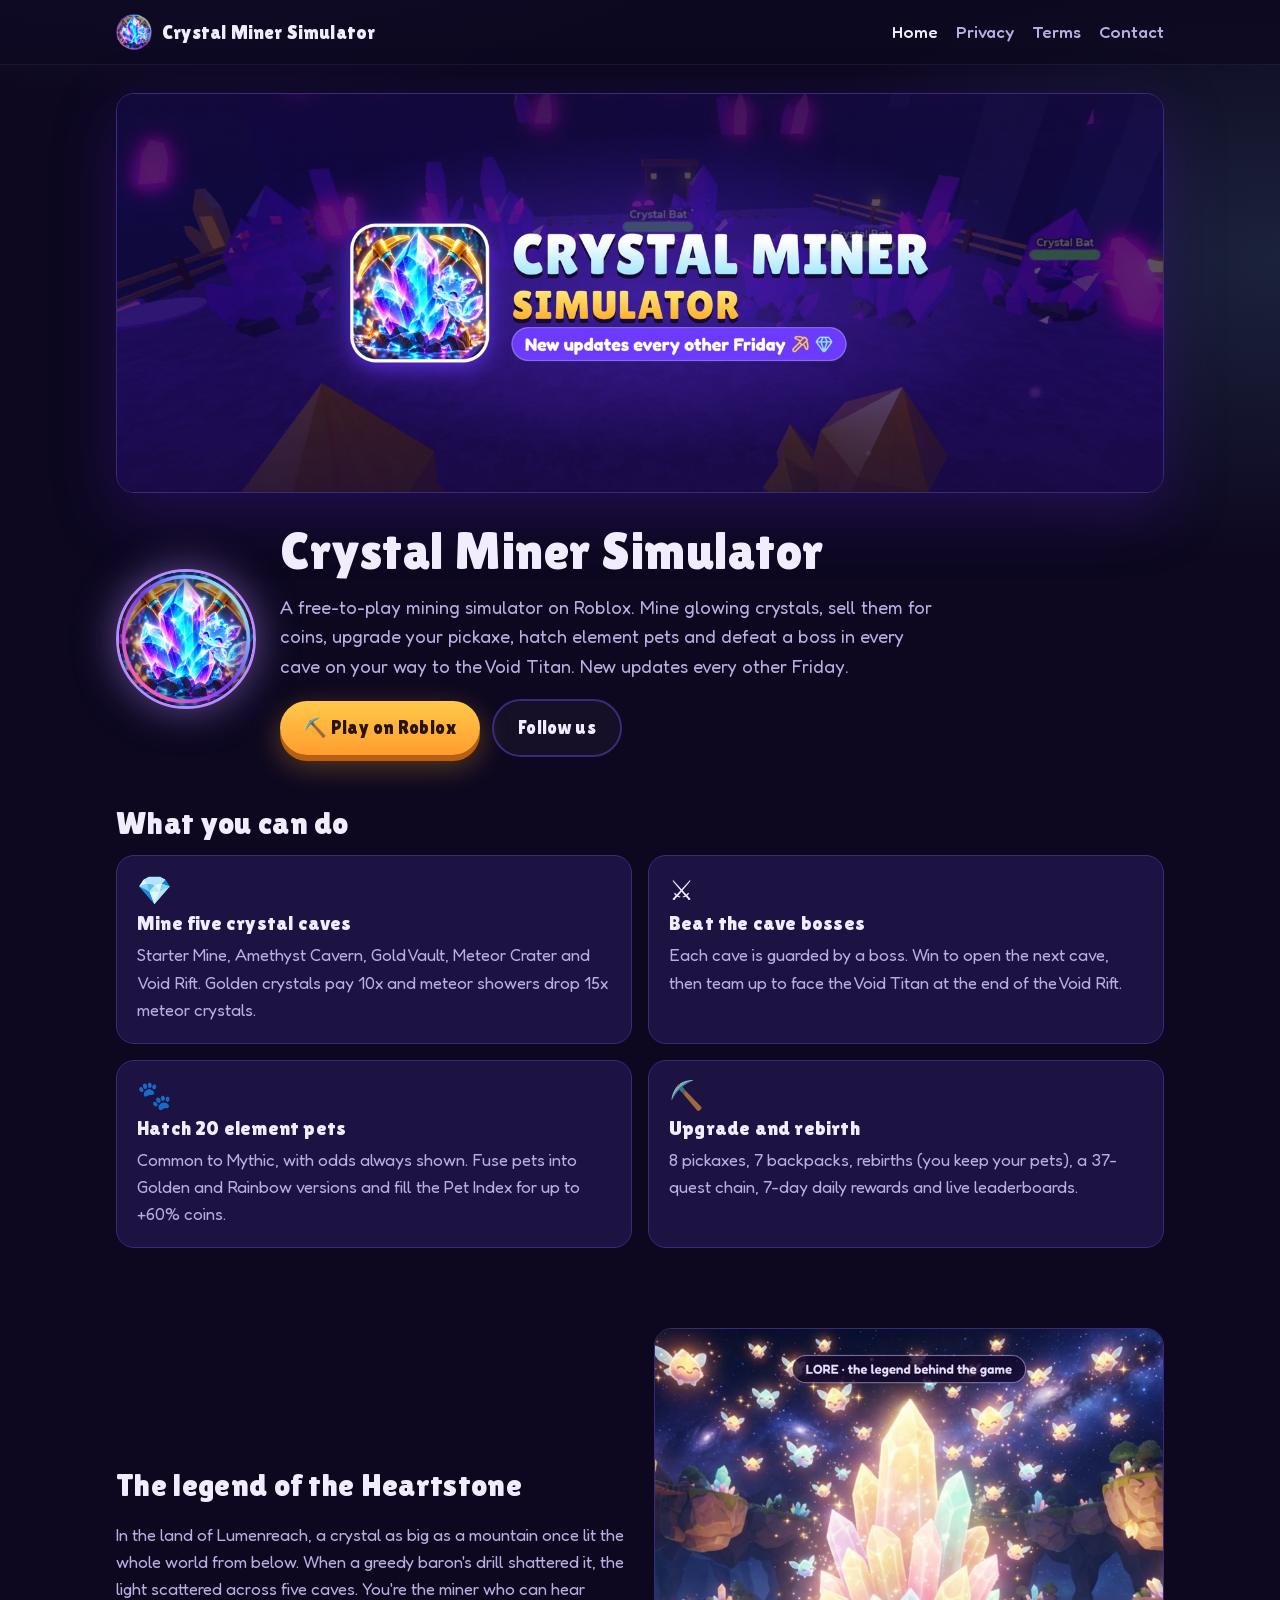
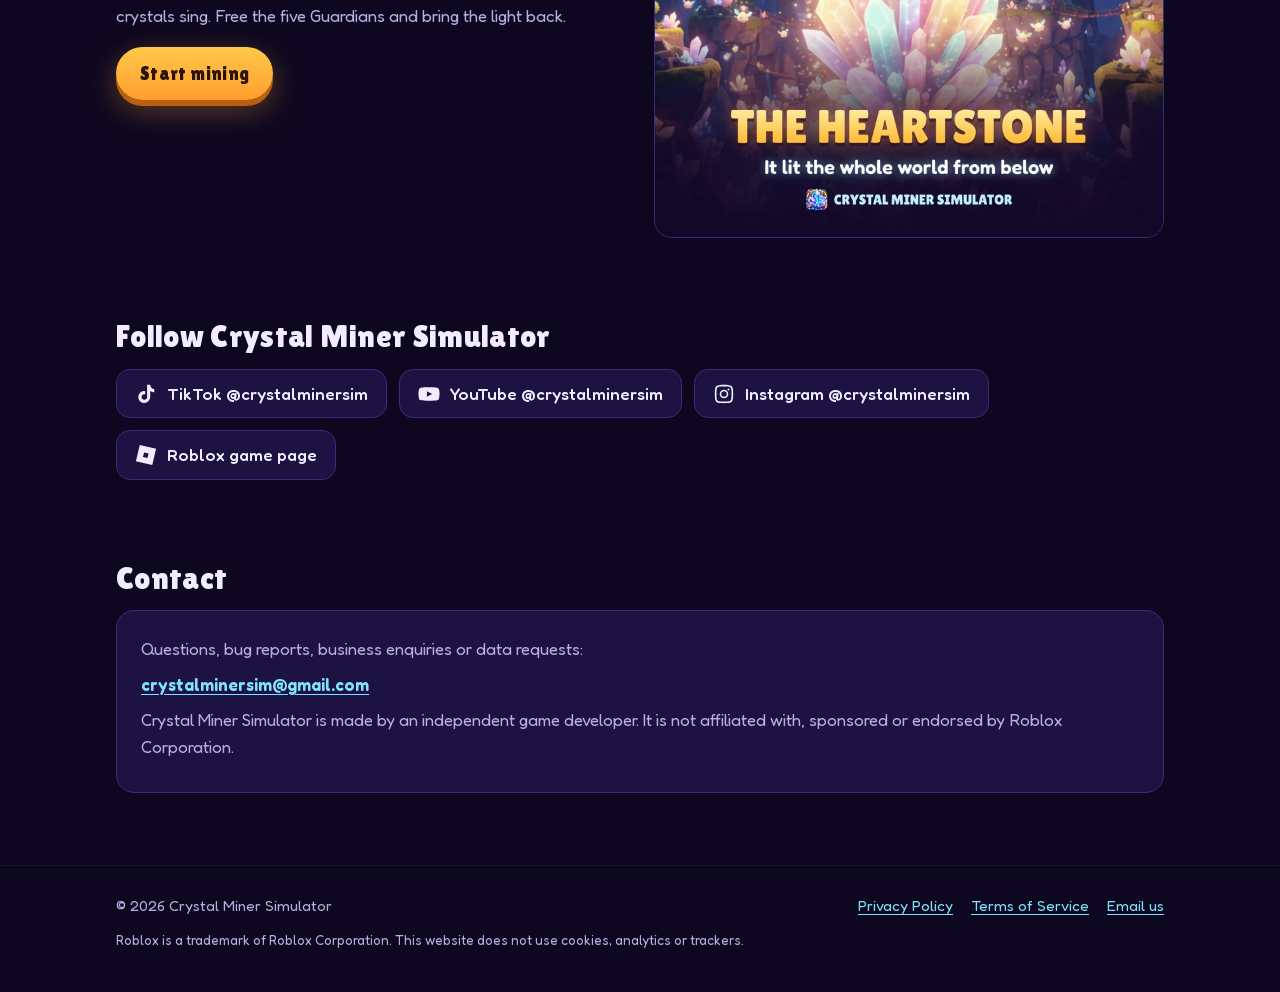
<file: index.html>
<!doctype html>
<html lang="en">
<head>
  <meta charset="utf-8">
  <meta name="viewport" content="width=device-width, initial-scale=1">
  <title>Crystal Miner Simulator | Roblox crystal mining game</title>
  <meta name="description" content="Crystal Miner Simulator is a free Roblox game: mine glowing crystals, hatch element pets, defeat cave bosses and climb five crystal caves. Official website, links and contact.">
  <link rel="canonical" href="https://h3rodev.github.io/crystalminersim/">
  <meta name="theme-color" content="#0d0820">
  <link rel="icon" type="image/png" href="favicon.png">
  <link rel="apple-touch-icon" href="assets/apple-touch-icon.png">
  <link rel="preload" href="fonts/lilitaone-latin.woff2" as="font" type="font/woff2" crossorigin>
  <link rel="stylesheet" href="styles.css">
  <meta property="og:type" content="website">
  <meta property="og:site_name" content="Crystal Miner Simulator">
  <meta property="og:title" content="Crystal Miner Simulator (Roblox)">
  <meta property="og:description" content="Mine glowing crystals, hatch element pets and defeat giant bosses in five crystal caves. Free to play on Roblox.">
  <meta property="og:url" content="https://h3rodev.github.io/crystalminersim/">
  <meta property="og:image" content="https://h3rodev.github.io/crystalminersim/assets/og.jpg">
  <meta property="og:image:width" content="1200">
  <meta property="og:image:height" content="675">
  <meta property="og:image:alt" content="Crystal Miner Simulator logo over a glowing purple crystal cave">
  <meta name="twitter:card" content="summary_large_image">
</head>
<body>
  <a class="skip" href="#main">Skip to content</a>
  <header class="site-header">
    <div class="wrap">
      <a class="brand" href="./"><img src="assets/avatar.jpg" alt="" width="36" height="36">Crystal Miner Simulator</a>
      <nav class="site-nav" aria-label="Main">
        <a href="./" aria-current="page">Home</a>
        <a href="privacy.html">Privacy</a>
        <a href="terms.html">Terms</a>
        <a href="#contact">Contact</a>
      </nav>
    </div>
  </header>

  <main id="main">
    <div class="wrap">
      <section class="hero" aria-labelledby="title">
        <div class="banner">
          <img src="assets/banner.jpg" width="1640" height="624" alt="Crystal Miner Simulator logo and title over a glowing purple crystal cave from the game" fetchpriority="high">
        </div>
        <div class="intro">
          <img class="avatar" src="assets/avatar.jpg" width="400" height="400" alt="Crystal Miner Simulator icon: a glowing crystal with two golden pickaxes and a small crystal pet">
          <div>
            <h1 id="title">Crystal Miner Simulator</h1>
            <p class="tagline">A free-to-play mining simulator on Roblox. Mine glowing crystals, sell them for coins, upgrade your pickaxe, hatch element pets and defeat a boss in every cave on your way to the Void Titan. New updates every other Friday.</p>
            <div class="cta-row">
              <a class="btn btn-play" href="https://www.roblox.com/games/6645808850" rel="noopener">&#9935;&#65039; Play on Roblox</a>
              <a class="btn btn-ghost" href="#follow">Follow us</a>
            </div>
          </div>
        </div>
      </section>

      <section aria-labelledby="features-title">
        <h2 id="features-title">What you can do</h2>
        <ul class="features">
          <li>
            <span class="icon" aria-hidden="true">&#128142;</span>
            <h3>Mine five crystal caves</h3>
            <p>Starter Mine, Amethyst Cavern, Gold Vault, Meteor Crater and Void Rift. Golden crystals pay 10x and meteor showers drop 15x meteor crystals.</p>
          </li>
          <li>
            <span class="icon" aria-hidden="true">&#9876;&#65039;</span>
            <h3>Beat the cave bosses</h3>
            <p>Each cave is guarded by a boss. Win to open the next cave, then team up to face the Void Titan at the end of the Void Rift.</p>
          </li>
          <li>
            <span class="icon" aria-hidden="true">&#128062;</span>
            <h3>Hatch 20 element pets</h3>
            <p>Common to Mythic, with odds always shown. Fuse pets into Golden and Rainbow versions and fill the Pet Index for up to +60% coins.</p>
          </li>
          <li>
            <span class="icon" aria-hidden="true">&#9935;&#65039;</span>
            <h3>Upgrade and rebirth</h3>
            <p>8 pickaxes, 7 backpacks, rebirths (you keep your pets), a 37-quest chain, 7-day daily rewards and live leaderboards.</p>
          </li>
        </ul>
      </section>

      <section class="lore" aria-labelledby="lore-title">
        <div>
          <h2 id="lore-title">The legend of the Heartstone</h2>
          <p>In the land of Lumenreach, a crystal as big as a mountain once lit the whole world from below. When a greedy baron's drill shattered it, the light scattered across five caves. You're the miner who can hear crystals sing. Free the five Guardians and bring the light back.</p>
          <a class="btn btn-play" href="https://www.roblox.com/games/6645808850" rel="noopener">Start mining</a>
        </div>
        <img src="assets/heartstone.jpg" width="800" height="800" loading="lazy" alt="Story art: the giant glowing Heartstone crystal surrounded by floating crystal creatures">
      </section>

      <section id="follow" aria-labelledby="follow-title">
        <h2 id="follow-title">Follow Crystal Miner Simulator</h2>
        <ul class="socials">
          <li><a href="https://www.tiktok.com/@crystalminersim" rel="noopener me">
            <svg viewBox="0 0 24 24" aria-hidden="true"><path d="M16.6 2h-3.4v13.3a3 3 0 1 1-3-3c.3 0 .6 0 .9.1V8.9a6.5 6.5 0 1 0 5.5 6.4V8.6a8 8 0 0 0 4.4 1.4V6.6a4.5 4.5 0 0 1-4.4-4.6z"/></svg>
            TikTok @crystalminersim</a></li>
          <li><a href="https://www.youtube.com/@crystalminersim" rel="noopener me">
            <svg viewBox="0 0 24 24" aria-hidden="true"><path d="M23 7.2a3 3 0 0 0-2.1-2.1C19 4.6 12 4.6 12 4.6s-7 0-8.9.5A3 3 0 0 0 1 7.2 31 31 0 0 0 .5 12a31 31 0 0 0 .5 4.8 3 3 0 0 0 2.1 2.1c1.9.5 8.9.5 8.9.5s7 0 8.9-.5a3 3 0 0 0 2.1-2.1 31 31 0 0 0 .5-4.8 31 31 0 0 0-.5-4.8zM9.7 15.1V8.9l5.8 3.1-5.8 3.1z"/></svg>
            YouTube @crystalminersim</a></li>
          <li><a href="https://www.instagram.com/crystalminersim/" rel="noopener me">
            <svg viewBox="0 0 24 24" aria-hidden="true"><path d="M12 7.3a4.7 4.7 0 1 0 0 9.4 4.7 4.7 0 0 0 0-9.4zm0 7.7a3 3 0 1 1 0-6 3 3 0 0 1 0 6zm4.9-8.9a1.1 1.1 0 1 0 0 2.2 1.1 1.1 0 0 0 0-2.2zM12 2c-2.7 0-3 0-4.1.1-4 .2-5.6 1.8-5.8 5.8C2 9 2 9.3 2 12s0 3 .1 4.1c.2 4 1.8 5.6 5.8 5.8 1.1.1 1.4.1 4.1.1s3 0 4.1-.1c4-.2 5.6-1.8 5.8-5.8.1-1.1.1-1.4.1-4.1s0-3-.1-4.1c-.2-4-1.8-5.6-5.8-5.8C15 2 14.7 2 12 2zm0 1.8c2.7 0 3 0 4 .1 3 .1 4 1.2 4.1 4.1.1 1 .1 1.3.1 4s0 3-.1 4c-.1 2.9-1.1 4-4.1 4.1-1 .1-1.3.1-4 .1s-3 0-4-.1c-3-.1-4-1.2-4.1-4.1-.1-1-.1-1.3-.1-4s0-3 .1-4C3.9 5 5 4 8 3.9c1-.1 1.3-.1 4-.1z"/></svg>
            Instagram @crystalminersim</a></li>
          <li><a href="https://www.roblox.com/games/6645808850" rel="noopener">
            <svg viewBox="0 0 24 24" aria-hidden="true"><path d="M5.2 1 1 18.8 18.8 23 23 5.2 5.2 1zm8.4 14.3-4.9-1.2 1.2-4.9 4.9 1.2-1.2 4.9z"/></svg>
            Roblox game page</a></li>
        </ul>
      </section>

      <section id="contact" aria-labelledby="contact-title">
        <h2 id="contact-title">Contact</h2>
        <div class="contact-card">
          <p>Questions, bug reports, business enquiries or data requests:</p>
          <p><a href="mailto:crystalminersim@gmail.com">crystalminersim@gmail.com</a></p>
          <p>Crystal Miner Simulator is made by an independent game developer. It is not affiliated with, sponsored or endorsed by Roblox Corporation.</p>
        </div>
      </section>
    </div>
  </main>

  <footer class="site-footer">
    <div class="wrap">
      <p>&copy; 2026 Crystal Miner Simulator</p>
      <nav aria-label="Footer">
        <a href="privacy.html">Privacy Policy</a>
        <a href="terms.html">Terms of Service</a>
        <a href="mailto:crystalminersim@gmail.com">Email us</a>
      </nav>
      <p class="disclaimer">Roblox is a trademark of Roblox Corporation. This website does not use cookies, analytics or trackers.</p>
    </div>
  </footer>
</body>
</html>
</file>
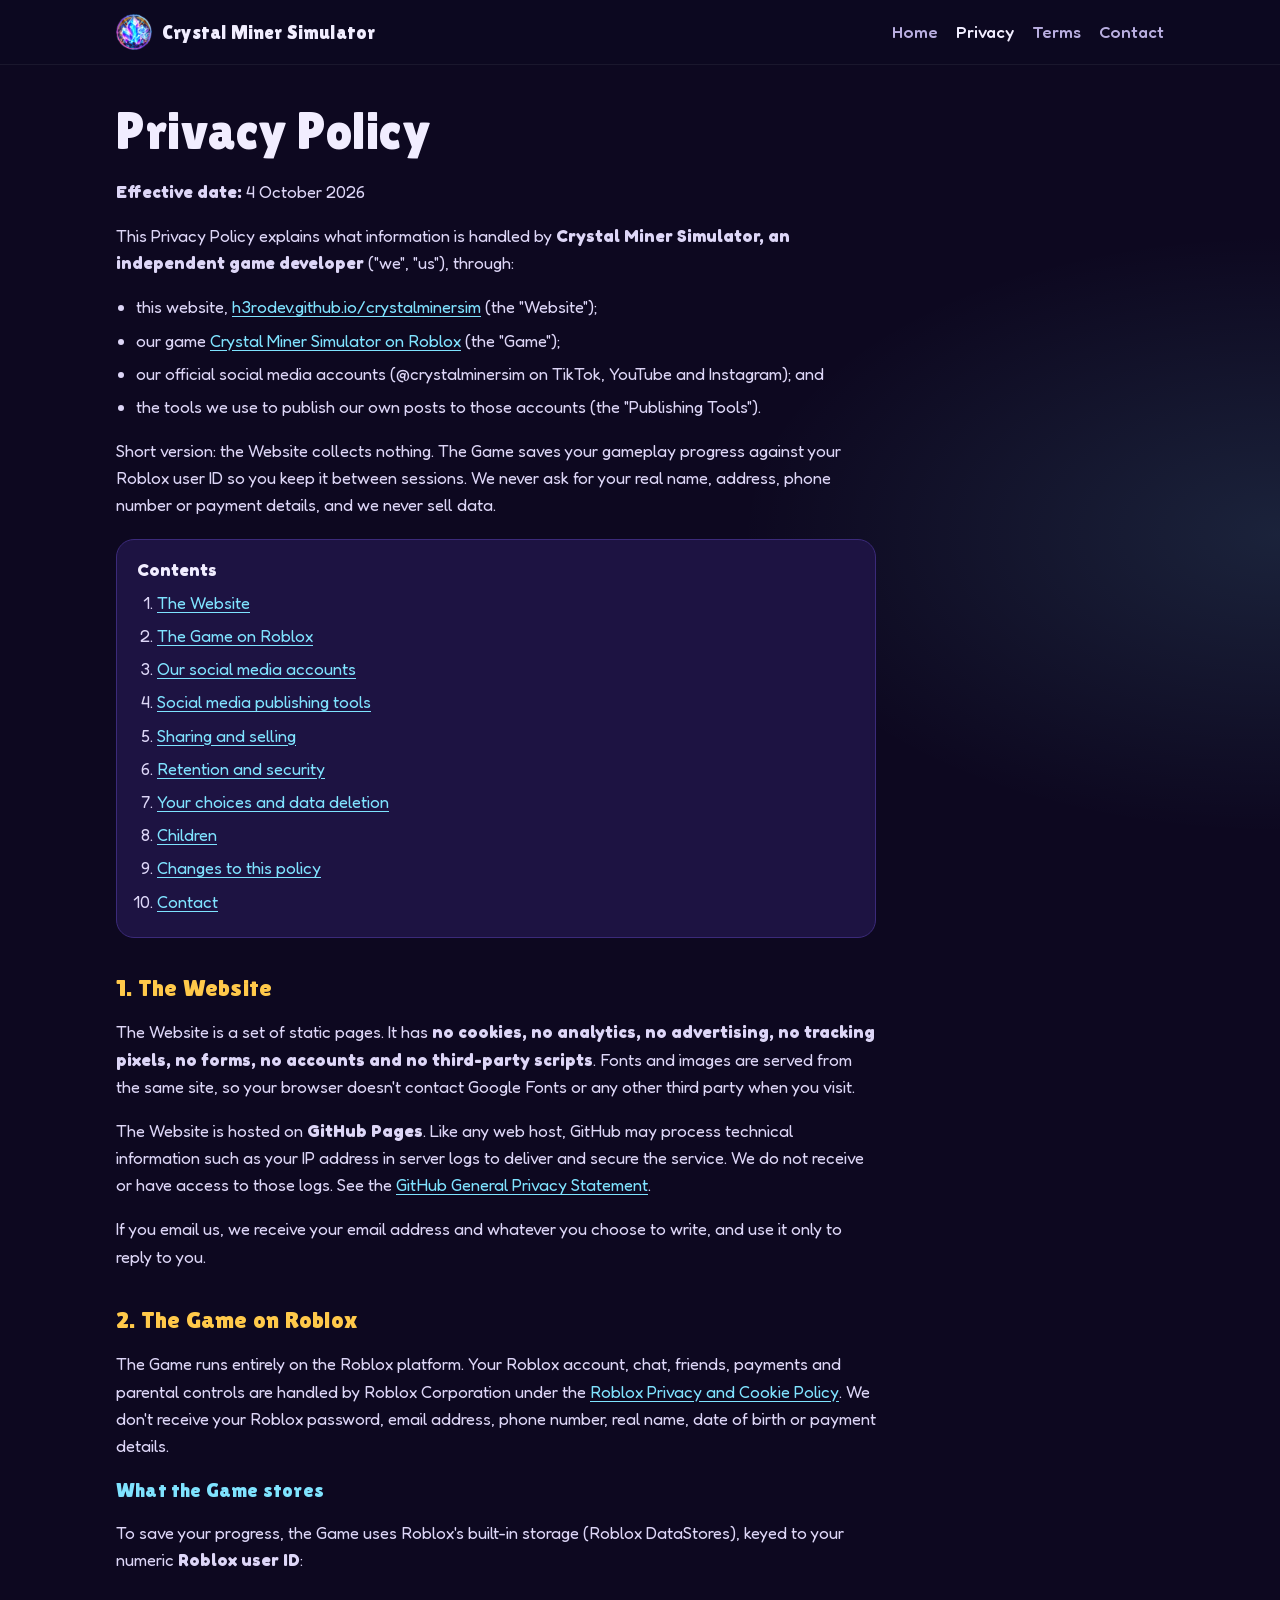
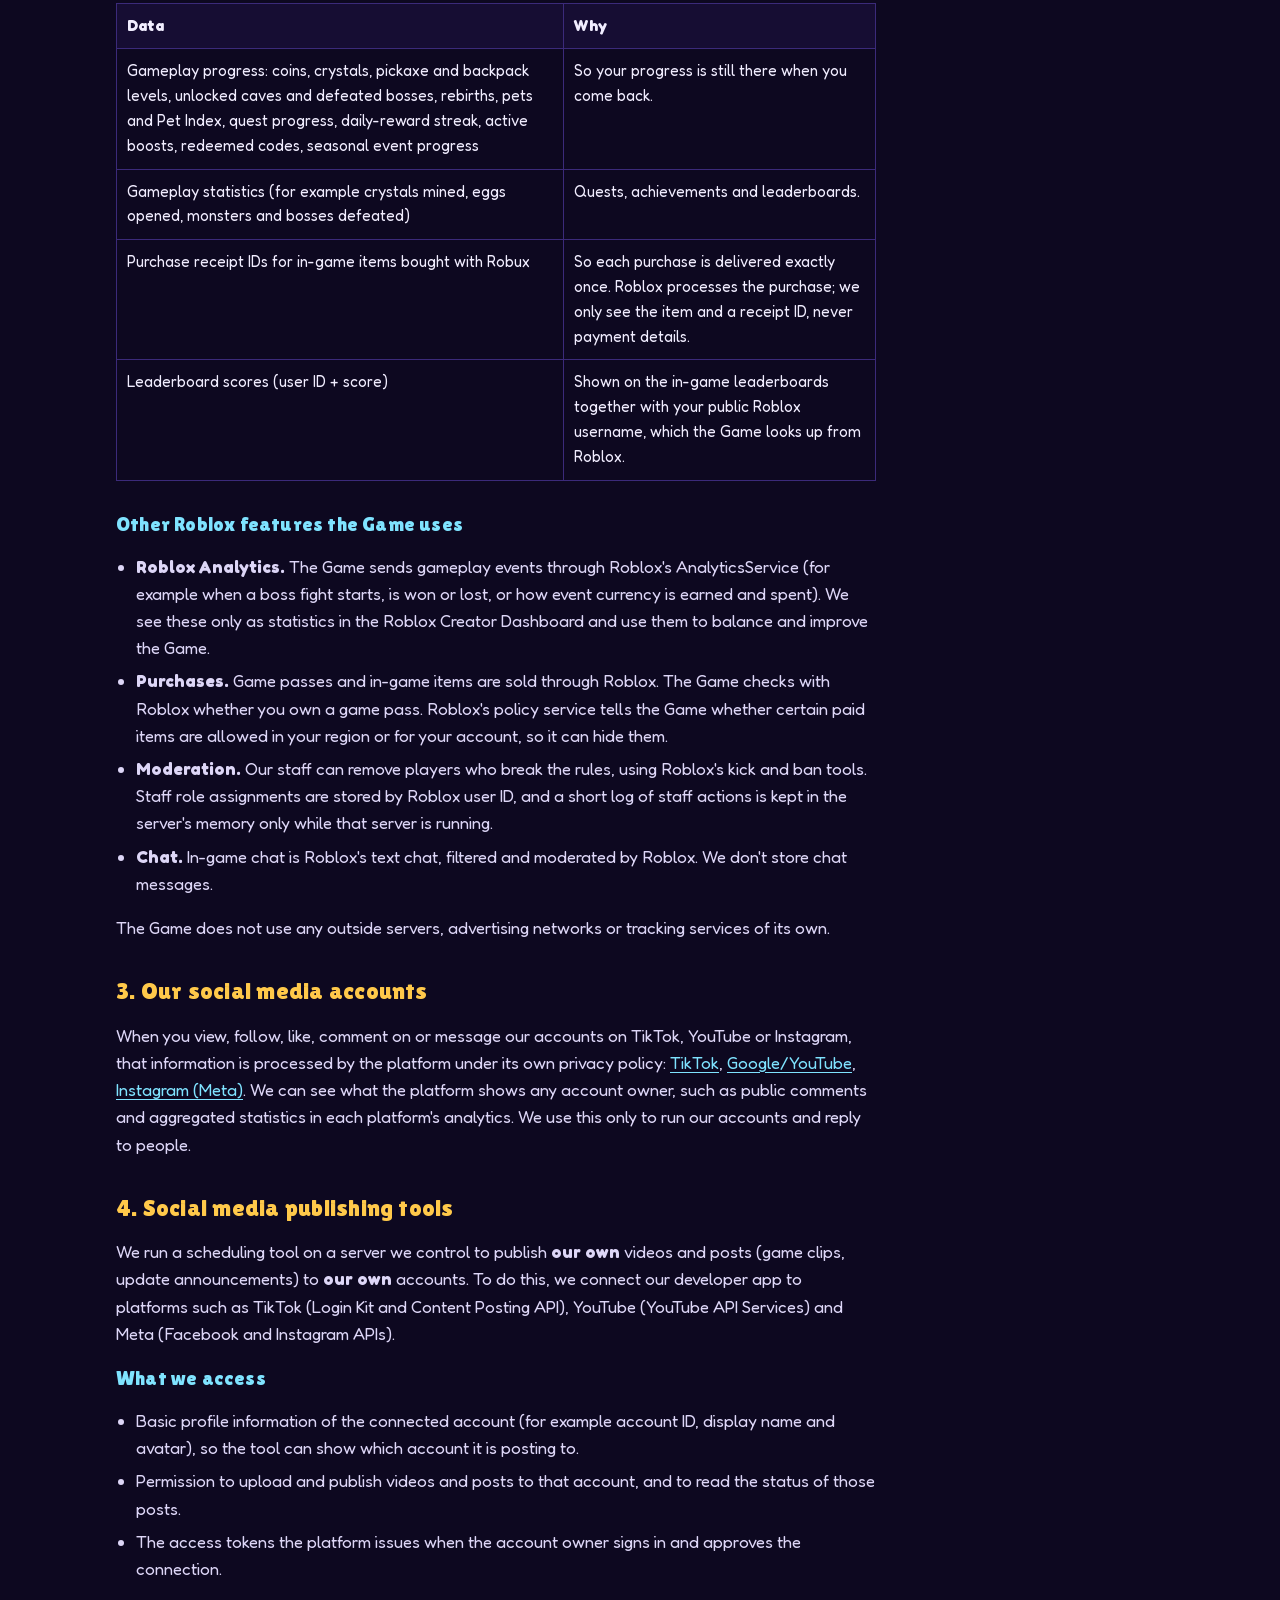
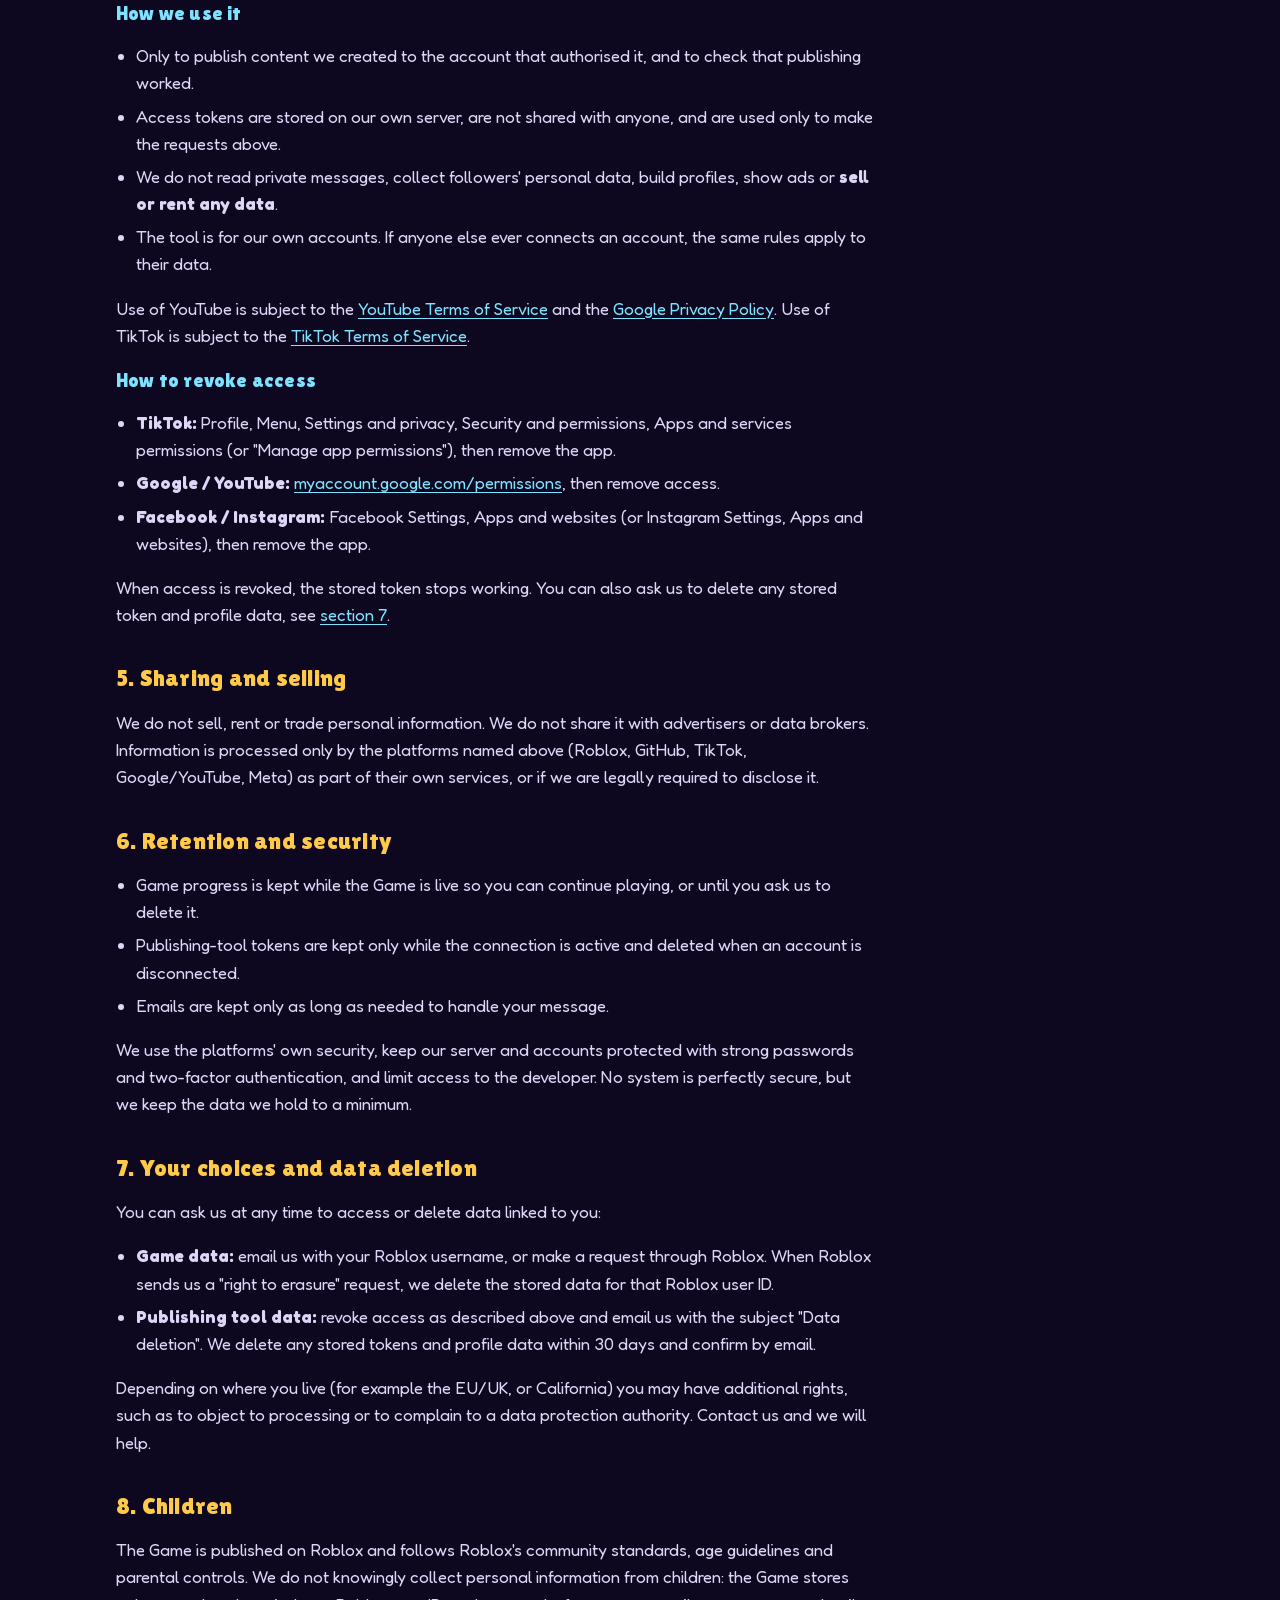
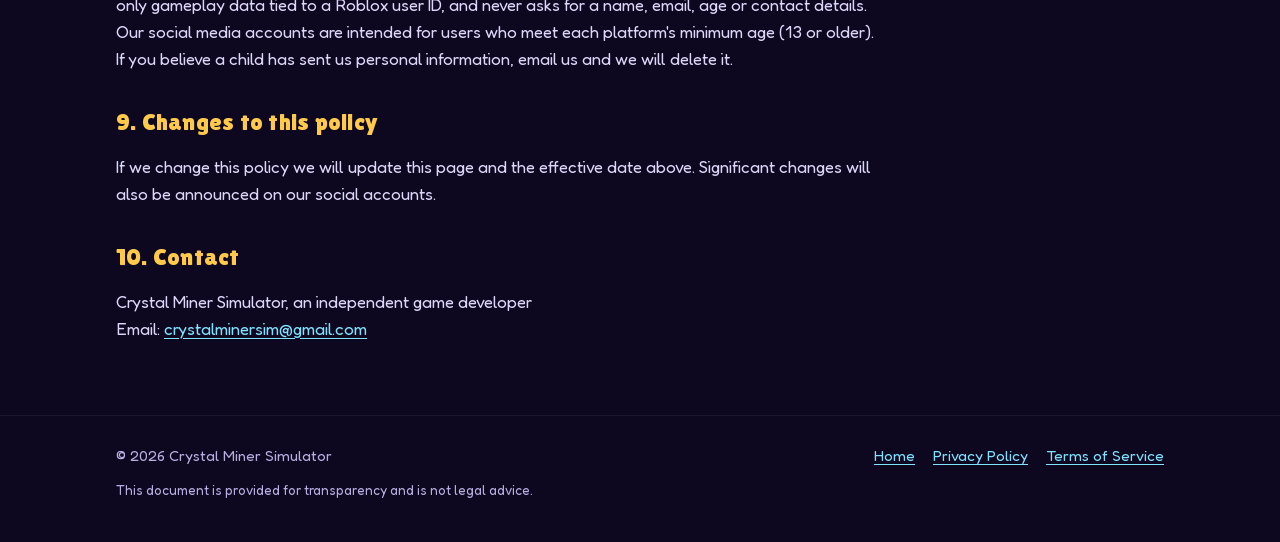
<file: privacy.html>
<!doctype html>
<html lang="en">
<head>
  <meta charset="utf-8">
  <meta name="viewport" content="width=device-width, initial-scale=1">
  <title>Privacy Policy | Crystal Miner Simulator</title>
  <meta name="description" content="Privacy Policy for the Crystal Miner Simulator website, the Roblox game, our social media accounts and our social media publishing tools.">
  <link rel="canonical" href="https://h3rodev.github.io/crystalminersim/privacy.html">
  <meta name="theme-color" content="#0d0820">
  <link rel="icon" type="image/png" href="favicon.png">
  <link rel="apple-touch-icon" href="assets/apple-touch-icon.png">
  <link rel="stylesheet" href="styles.css">
  <meta property="og:type" content="article">
  <meta property="og:site_name" content="Crystal Miner Simulator">
  <meta property="og:title" content="Privacy Policy | Crystal Miner Simulator">
  <meta property="og:description" content="What the Crystal Miner Simulator website, game and publishing tools collect, and how to contact us.">
  <meta property="og:url" content="https://h3rodev.github.io/crystalminersim/privacy.html">
  <meta property="og:image" content="https://h3rodev.github.io/crystalminersim/assets/og.jpg">
</head>
<body>
  <a class="skip" href="#main">Skip to content</a>
  <header class="site-header">
    <div class="wrap">
      <a class="brand" href="./"><img src="assets/avatar.jpg" alt="" width="36" height="36">Crystal Miner Simulator</a>
      <nav class="site-nav" aria-label="Main">
        <a href="./">Home</a>
        <a href="privacy.html" aria-current="page">Privacy</a>
        <a href="terms.html">Terms</a>
        <a href="./#contact">Contact</a>
      </nav>
    </div>
  </header>

  <main id="main" class="legal">
    <div class="wrap">
      <article>
        <h1>Privacy Policy</h1>
        <p class="meta"><strong>Effective date:</strong> 4 October 2026</p>
        <p>This Privacy Policy explains what information is handled by <strong>Crystal Miner Simulator, an independent game developer</strong> ("we", "us"), through:</p>
        <ul>
          <li>this website, <a href="https://h3rodev.github.io/crystalminersim/">h3rodev.github.io/crystalminersim</a> (the "Website");</li>
          <li>our game <a href="https://www.roblox.com/games/6645808850">Crystal Miner Simulator on Roblox</a> (the "Game");</li>
          <li>our official social media accounts (@crystalminersim on TikTok, YouTube and Instagram); and</li>
          <li>the tools we use to publish our own posts to those accounts (the "Publishing Tools").</li>
        </ul>
        <p>Short version: the Website collects nothing. The Game saves your gameplay progress against your Roblox user ID so you keep it between sessions. We never ask for your real name, address, phone number or payment details, and we never sell data.</p>

        <nav class="toc" aria-label="Contents">
          <strong>Contents</strong>
          <ol>
            <li><a href="#website">The Website</a></li>
            <li><a href="#game">The Game on Roblox</a></li>
            <li><a href="#social">Our social media accounts</a></li>
            <li><a href="#publishing">Social media publishing tools</a></li>
            <li><a href="#sharing">Sharing and selling</a></li>
            <li><a href="#retention">Retention and security</a></li>
            <li><a href="#rights">Your choices and data deletion</a></li>
            <li><a href="#children">Children</a></li>
            <li><a href="#changes">Changes to this policy</a></li>
            <li><a href="#contact">Contact</a></li>
          </ol>
        </nav>

        <h2 id="website">1. The Website</h2>
        <p>The Website is a set of static pages. It has <strong>no cookies, no analytics, no advertising, no tracking pixels, no forms, no accounts and no third-party scripts</strong>. Fonts and images are served from the same site, so your browser doesn't contact Google Fonts or any other third party when you visit.</p>
        <p>The Website is hosted on <strong>GitHub Pages</strong>. Like any web host, GitHub may process technical information such as your IP address in server logs to deliver and secure the service. We do not receive or have access to those logs. See the <a href="https://docs.github.com/en/site-policy/privacy-policies/github-general-privacy-statement">GitHub General Privacy Statement</a>.</p>
        <p>If you email us, we receive your email address and whatever you choose to write, and use it only to reply to you.</p>

        <h2 id="game">2. The Game on Roblox</h2>
        <p>The Game runs entirely on the Roblox platform. Your Roblox account, chat, friends, payments and parental controls are handled by Roblox Corporation under the <a href="https://en.help.roblox.com/hc/en-us/articles/115004630823">Roblox Privacy and Cookie Policy</a>. We don't receive your Roblox password, email address, phone number, real name, date of birth or payment details.</p>

        <h3>What the Game stores</h3>
        <p>To save your progress, the Game uses Roblox's built-in storage (Roblox DataStores), keyed to your numeric <strong>Roblox user ID</strong>:</p>
        <div class="table-scroll">
          <table>
            <thead><tr><th scope="col">Data</th><th scope="col">Why</th></tr></thead>
            <tbody>
              <tr><td>Gameplay progress: coins, crystals, pickaxe and backpack levels, unlocked caves and defeated bosses, rebirths, pets and Pet Index, quest progress, daily-reward streak, active boosts, redeemed codes, seasonal event progress</td><td>So your progress is still there when you come back.</td></tr>
              <tr><td>Gameplay statistics (for example crystals mined, eggs opened, monsters and bosses defeated)</td><td>Quests, achievements and leaderboards.</td></tr>
              <tr><td>Purchase receipt IDs for in-game items bought with Robux</td><td>So each purchase is delivered exactly once. Roblox processes the purchase; we only see the item and a receipt ID, never payment details.</td></tr>
              <tr><td>Leaderboard scores (user ID + score)</td><td>Shown on the in-game leaderboards together with your public Roblox username, which the Game looks up from Roblox.</td></tr>
            </tbody>
          </table>
        </div>

        <h3>Other Roblox features the Game uses</h3>
        <ul>
          <li><strong>Roblox Analytics.</strong> The Game sends gameplay events through Roblox's AnalyticsService (for example when a boss fight starts, is won or lost, or how event currency is earned and spent). We see these only as statistics in the Roblox Creator Dashboard and use them to balance and improve the Game.</li>
          <li><strong>Purchases.</strong> Game passes and in-game items are sold through Roblox. The Game checks with Roblox whether you own a game pass. Roblox's policy service tells the Game whether certain paid items are allowed in your region or for your account, so it can hide them.</li>
          <li><strong>Moderation.</strong> Our staff can remove players who break the rules, using Roblox's kick and ban tools. Staff role assignments are stored by Roblox user ID, and a short log of staff actions is kept in the server's memory only while that server is running.</li>
          <li><strong>Chat.</strong> In-game chat is Roblox's text chat, filtered and moderated by Roblox. We don't store chat messages.</li>
        </ul>
        <p>The Game does not use any outside servers, advertising networks or tracking services of its own.</p>

        <h2 id="social">3. Our social media accounts</h2>
        <p>When you view, follow, like, comment on or message our accounts on TikTok, YouTube or Instagram, that information is processed by the platform under its own privacy policy: <a href="https://www.tiktok.com/legal/privacy-policy">TikTok</a>, <a href="https://policies.google.com/privacy">Google/YouTube</a>, <a href="https://privacycenter.instagram.com/policy">Instagram (Meta)</a>. We can see what the platform shows any account owner, such as public comments and aggregated statistics in each platform's analytics. We use this only to run our accounts and reply to people.</p>

        <h2 id="publishing">4. Social media publishing tools</h2>
        <p>We run a scheduling tool on a server we control to publish <strong>our own</strong> videos and posts (game clips, update announcements) to <strong>our own</strong> accounts. To do this, we connect our developer app to platforms such as TikTok (Login Kit and Content Posting API), YouTube (YouTube API Services) and Meta (Facebook and Instagram APIs).</p>
        <h3>What we access</h3>
        <ul>
          <li>Basic profile information of the connected account (for example account ID, display name and avatar), so the tool can show which account it is posting to.</li>
          <li>Permission to upload and publish videos and posts to that account, and to read the status of those posts.</li>
          <li>The access tokens the platform issues when the account owner signs in and approves the connection.</li>
        </ul>
        <h3>How we use it</h3>
        <ul>
          <li>Only to publish content we created to the account that authorised it, and to check that publishing worked.</li>
          <li>Access tokens are stored on our own server, are not shared with anyone, and are used only to make the requests above.</li>
          <li>We do not read private messages, collect followers' personal data, build profiles, show ads or <strong>sell or rent any data</strong>.</li>
          <li>The tool is for our own accounts. If anyone else ever connects an account, the same rules apply to their data.</li>
        </ul>
        <p>Use of YouTube is subject to the <a href="https://www.youtube.com/t/terms">YouTube Terms of Service</a> and the <a href="https://policies.google.com/privacy">Google Privacy Policy</a>. Use of TikTok is subject to the <a href="https://www.tiktok.com/legal/terms-of-service">TikTok Terms of Service</a>.</p>
        <h3>How to revoke access</h3>
        <ul>
          <li><strong>TikTok:</strong> Profile, Menu, Settings and privacy, Security and permissions, Apps and services permissions (or "Manage app permissions"), then remove the app.</li>
          <li><strong>Google / YouTube:</strong> <a href="https://myaccount.google.com/permissions">myaccount.google.com/permissions</a>, then remove access.</li>
          <li><strong>Facebook / Instagram:</strong> Facebook Settings, Apps and websites (or Instagram Settings, Apps and websites), then remove the app.</li>
        </ul>
        <p>When access is revoked, the stored token stops working. You can also ask us to delete any stored token and profile data, see <a href="#rights">section 7</a>.</p>

        <h2 id="sharing">5. Sharing and selling</h2>
        <p>We do not sell, rent or trade personal information. We do not share it with advertisers or data brokers. Information is processed only by the platforms named above (Roblox, GitHub, TikTok, Google/YouTube, Meta) as part of their own services, or if we are legally required to disclose it.</p>

        <h2 id="retention">6. Retention and security</h2>
        <ul>
          <li>Game progress is kept while the Game is live so you can continue playing, or until you ask us to delete it.</li>
          <li>Publishing-tool tokens are kept only while the connection is active and deleted when an account is disconnected.</li>
          <li>Emails are kept only as long as needed to handle your message.</li>
        </ul>
        <p>We use the platforms' own security, keep our server and accounts protected with strong passwords and two-factor authentication, and limit access to the developer. No system is perfectly secure, but we keep the data we hold to a minimum.</p>

        <h2 id="rights">7. Your choices and data deletion</h2>
        <p id="data-deletion">You can ask us at any time to access or delete data linked to you:</p>
        <ul>
          <li><strong>Game data:</strong> email us with your Roblox username, or make a request through Roblox. When Roblox sends us a "right to erasure" request, we delete the stored data for that Roblox user ID.</li>
          <li><strong>Publishing tool data:</strong> revoke access as described above and email us with the subject "Data deletion". We delete any stored tokens and profile data within 30 days and confirm by email.</li>
        </ul>
        <p>Depending on where you live (for example the EU/UK, or California) you may have additional rights, such as to object to processing or to complain to a data protection authority. Contact us and we will help.</p>

        <h2 id="children">8. Children</h2>
        <p>The Game is published on Roblox and follows Roblox's community standards, age guidelines and parental controls. We do not knowingly collect personal information from children: the Game stores only gameplay data tied to a Roblox user ID, and never asks for a name, email, age or contact details. Our social media accounts are intended for users who meet each platform's minimum age (13 or older). If you believe a child has sent us personal information, email us and we will delete it.</p>

        <h2 id="changes">9. Changes to this policy</h2>
        <p>If we change this policy we will update this page and the effective date above. Significant changes will also be announced on our social accounts.</p>

        <h2 id="contact">10. Contact</h2>
        <p>Crystal Miner Simulator, an independent game developer<br>Email: <a href="mailto:crystalminersim@gmail.com">crystalminersim@gmail.com</a></p>
      </article>
    </div>
  </main>

  <footer class="site-footer">
    <div class="wrap">
      <p>&copy; 2026 Crystal Miner Simulator</p>
      <nav aria-label="Footer">
        <a href="./">Home</a>
        <a href="privacy.html">Privacy Policy</a>
        <a href="terms.html">Terms of Service</a>
      </nav>
      <p class="disclaimer">This document is provided for transparency and is not legal advice.</p>
    </div>
  </footer>
</body>
</html>
</file>
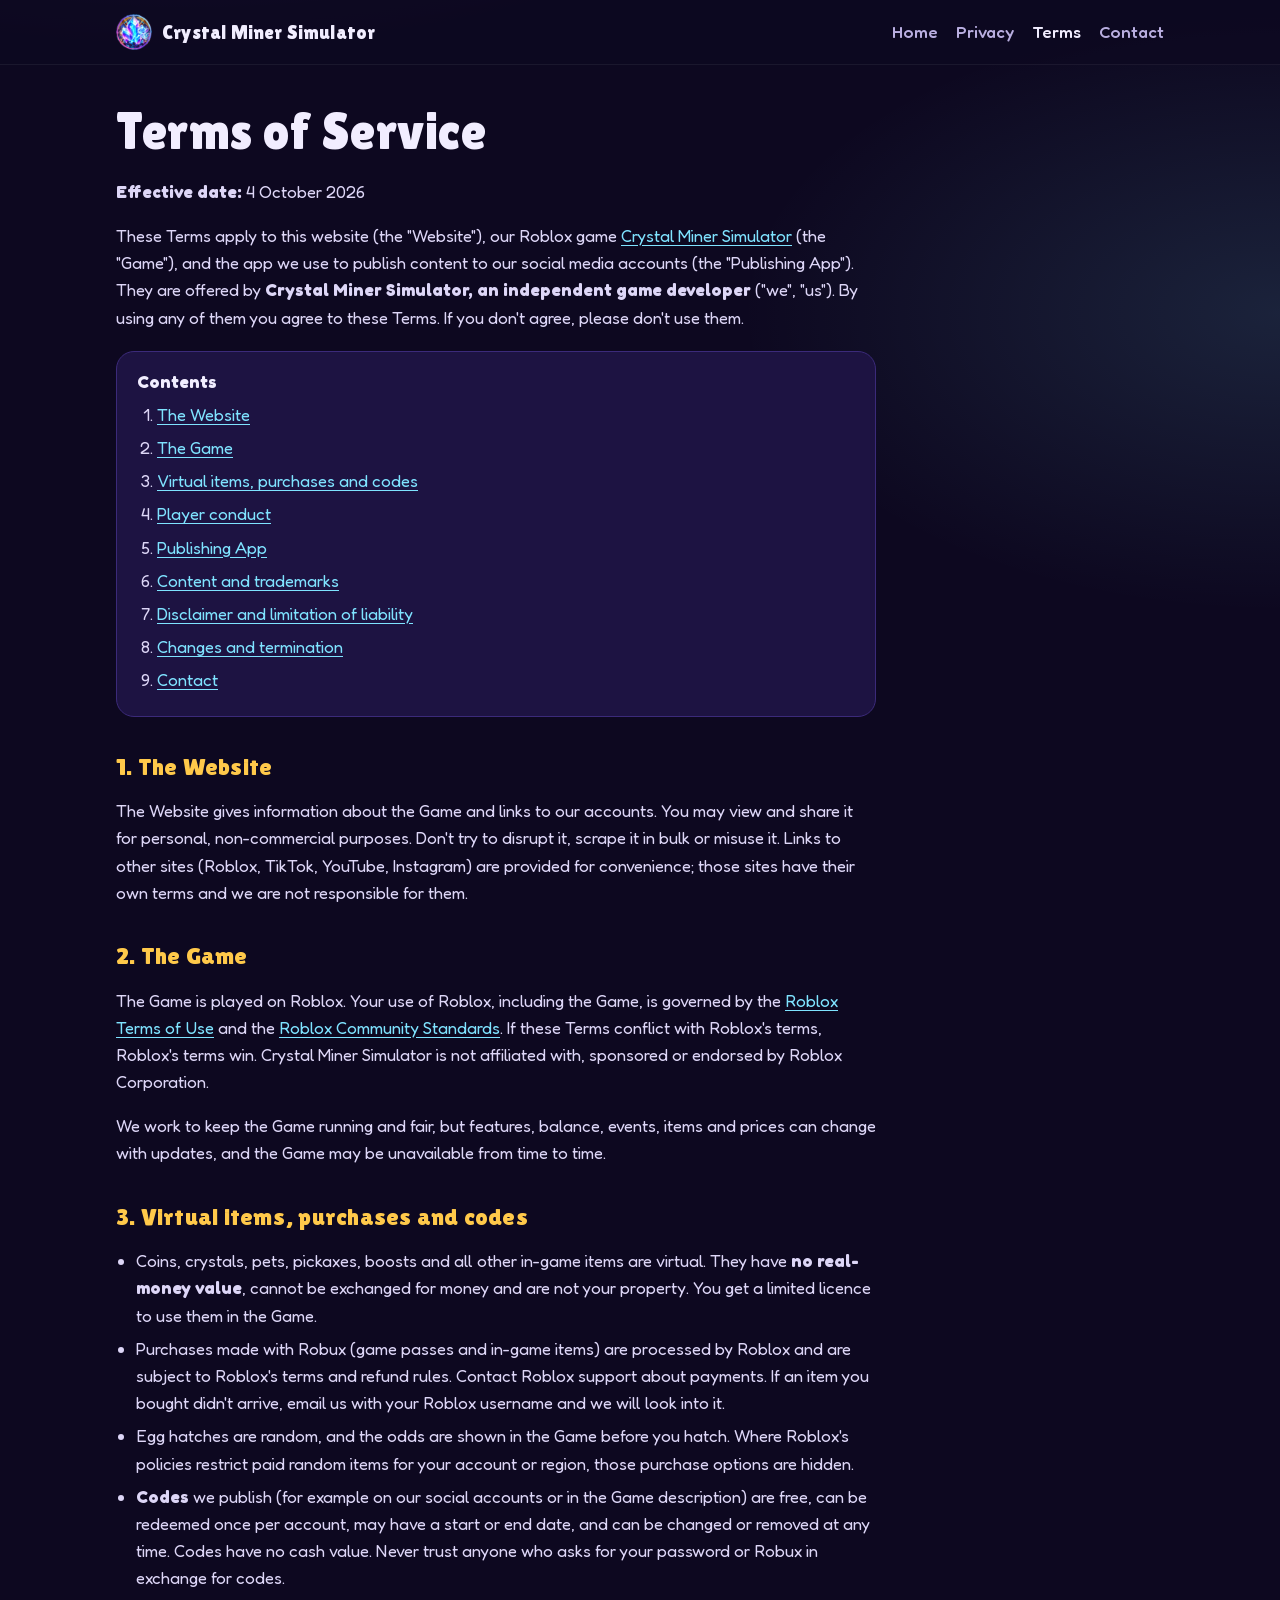
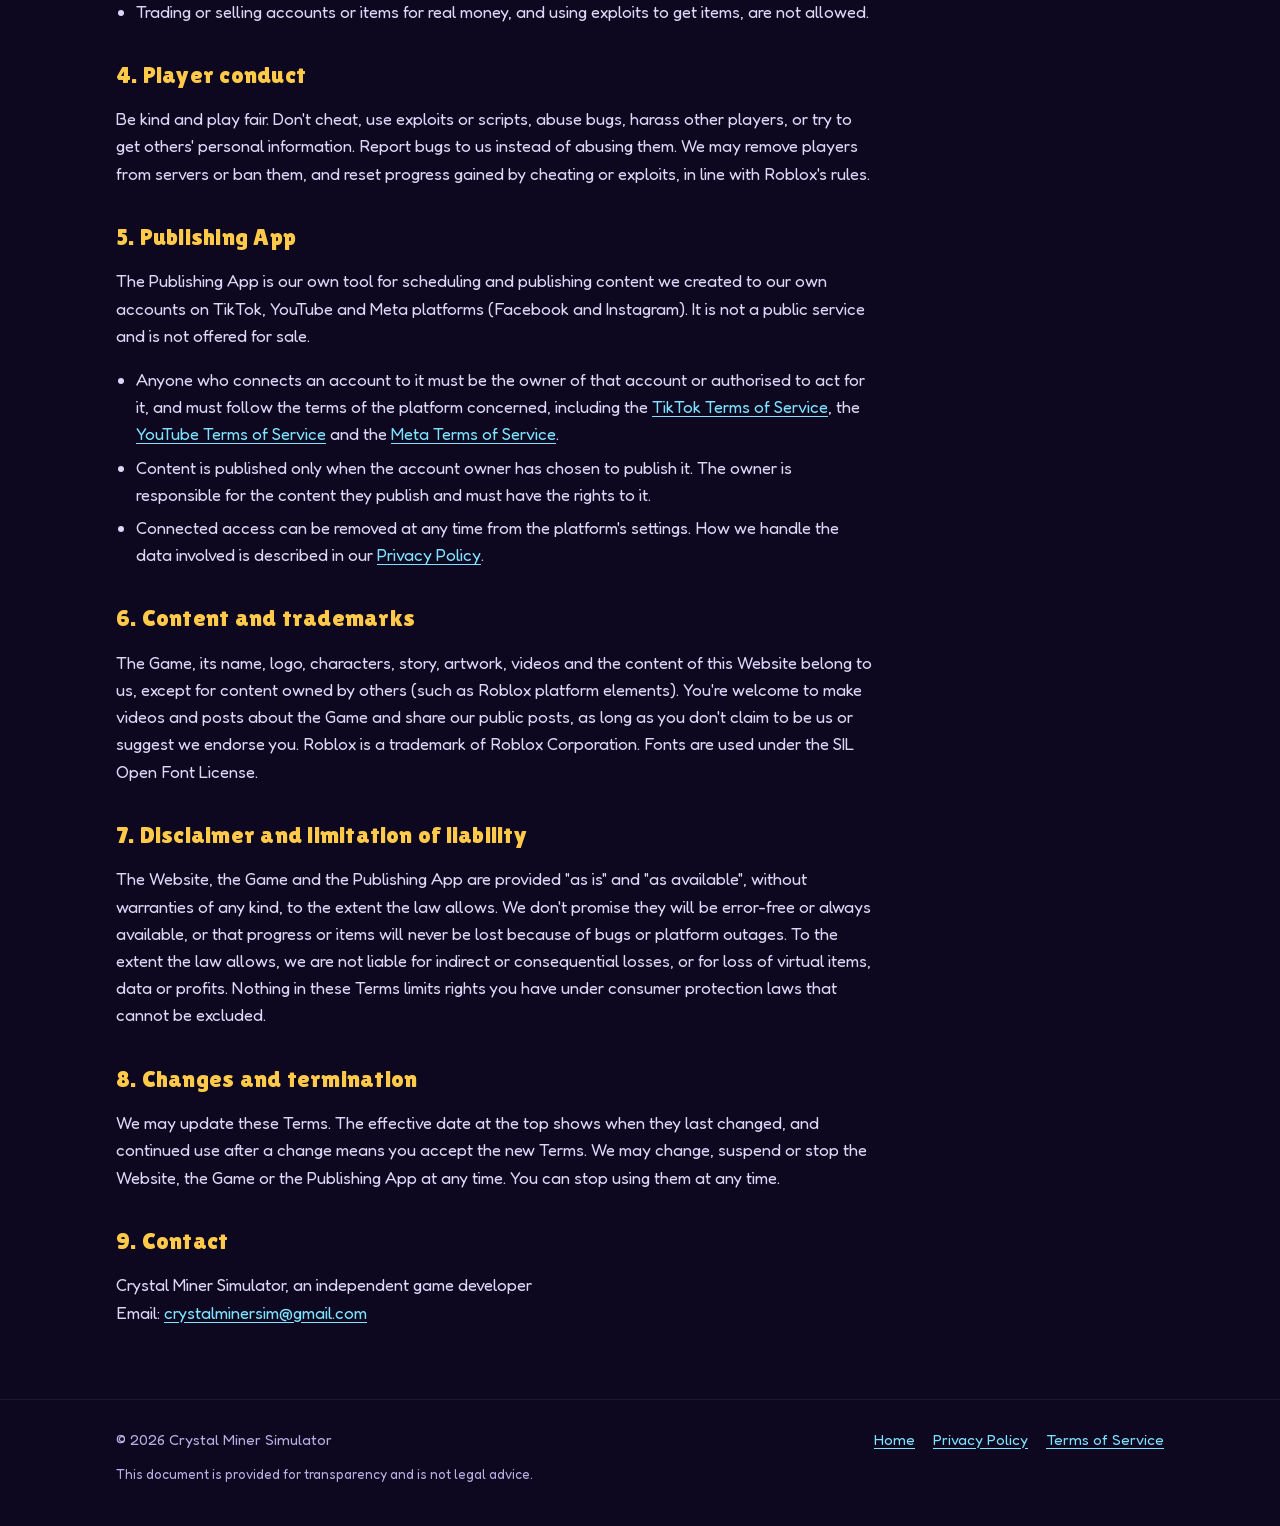
<file: terms.html>
<!doctype html>
<html lang="en">
<head>
  <meta charset="utf-8">
  <meta name="viewport" content="width=device-width, initial-scale=1">
  <title>Terms of Service | Crystal Miner Simulator</title>
  <meta name="description" content="Terms of Service for the Crystal Miner Simulator website, the Roblox game and our social media publishing app.">
  <link rel="canonical" href="https://h3rodev.github.io/crystalminersim/terms.html">
  <meta name="theme-color" content="#0d0820">
  <link rel="icon" type="image/png" href="favicon.png">
  <link rel="apple-touch-icon" href="assets/apple-touch-icon.png">
  <link rel="stylesheet" href="styles.css">
  <meta property="og:type" content="article">
  <meta property="og:site_name" content="Crystal Miner Simulator">
  <meta property="og:title" content="Terms of Service | Crystal Miner Simulator">
  <meta property="og:description" content="The rules for using the Crystal Miner Simulator website, game and publishing app.">
  <meta property="og:url" content="https://h3rodev.github.io/crystalminersim/terms.html">
  <meta property="og:image" content="https://h3rodev.github.io/crystalminersim/assets/og.jpg">
</head>
<body>
  <a class="skip" href="#main">Skip to content</a>
  <header class="site-header">
    <div class="wrap">
      <a class="brand" href="./"><img src="assets/avatar.jpg" alt="" width="36" height="36">Crystal Miner Simulator</a>
      <nav class="site-nav" aria-label="Main">
        <a href="./">Home</a>
        <a href="privacy.html">Privacy</a>
        <a href="terms.html" aria-current="page">Terms</a>
        <a href="./#contact">Contact</a>
      </nav>
    </div>
  </header>

  <main id="main" class="legal">
    <div class="wrap">
      <article>
        <h1>Terms of Service</h1>
        <p class="meta"><strong>Effective date:</strong> 4 October 2026</p>
        <p>These Terms apply to this website (the "Website"), our Roblox game <a href="https://www.roblox.com/games/6645808850">Crystal Miner Simulator</a> (the "Game"), and the app we use to publish content to our social media accounts (the "Publishing App"). They are offered by <strong>Crystal Miner Simulator, an independent game developer</strong> ("we", "us"). By using any of them you agree to these Terms. If you don't agree, please don't use them.</p>

        <nav class="toc" aria-label="Contents">
          <strong>Contents</strong>
          <ol>
            <li><a href="#website">The Website</a></li>
            <li><a href="#game">The Game</a></li>
            <li><a href="#items">Virtual items, purchases and codes</a></li>
            <li><a href="#conduct">Player conduct</a></li>
            <li><a href="#publishing">Publishing App</a></li>
            <li><a href="#ip">Content and trademarks</a></li>
            <li><a href="#disclaimer">Disclaimer and limitation of liability</a></li>
            <li><a href="#changes">Changes and termination</a></li>
            <li><a href="#contact">Contact</a></li>
          </ol>
        </nav>

        <h2 id="website">1. The Website</h2>
        <p>The Website gives information about the Game and links to our accounts. You may view and share it for personal, non-commercial purposes. Don't try to disrupt it, scrape it in bulk or misuse it. Links to other sites (Roblox, TikTok, YouTube, Instagram) are provided for convenience; those sites have their own terms and we are not responsible for them.</p>

        <h2 id="game">2. The Game</h2>
        <p>The Game is played on Roblox. Your use of Roblox, including the Game, is governed by the <a href="https://en.help.roblox.com/hc/en-us/articles/115004647846">Roblox Terms of Use</a> and the <a href="https://en.help.roblox.com/hc/en-us/articles/203313410">Roblox Community Standards</a>. If these Terms conflict with Roblox's terms, Roblox's terms win. Crystal Miner Simulator is not affiliated with, sponsored or endorsed by Roblox Corporation.</p>
        <p>We work to keep the Game running and fair, but features, balance, events, items and prices can change with updates, and the Game may be unavailable from time to time.</p>

        <h2 id="items">3. Virtual items, purchases and codes</h2>
        <ul>
          <li>Coins, crystals, pets, pickaxes, boosts and all other in-game items are virtual. They have <strong>no real-money value</strong>, cannot be exchanged for money and are not your property. You get a limited licence to use them in the Game.</li>
          <li>Purchases made with Robux (game passes and in-game items) are processed by Roblox and are subject to Roblox's terms and refund rules. Contact Roblox support about payments. If an item you bought didn't arrive, email us with your Roblox username and we will look into it.</li>
          <li>Egg hatches are random, and the odds are shown in the Game before you hatch. Where Roblox's policies restrict paid random items for your account or region, those purchase options are hidden.</li>
          <li><strong>Codes</strong> we publish (for example on our social accounts or in the Game description) are free, can be redeemed once per account, may have a start or end date, and can be changed or removed at any time. Codes have no cash value. Never trust anyone who asks for your password or Robux in exchange for codes.</li>
          <li>Trading or selling accounts or items for real money, and using exploits to get items, are not allowed.</li>
        </ul>

        <h2 id="conduct">4. Player conduct</h2>
        <p>Be kind and play fair. Don't cheat, use exploits or scripts, abuse bugs, harass other players, or try to get others' personal information. Report bugs to us instead of abusing them. We may remove players from servers or ban them, and reset progress gained by cheating or exploits, in line with Roblox's rules.</p>

        <h2 id="publishing">5. Publishing App</h2>
        <p>The Publishing App is our own tool for scheduling and publishing content we created to our own accounts on TikTok, YouTube and Meta platforms (Facebook and Instagram). It is not a public service and is not offered for sale.</p>
        <ul>
          <li>Anyone who connects an account to it must be the owner of that account or authorised to act for it, and must follow the terms of the platform concerned, including the <a href="https://www.tiktok.com/legal/terms-of-service">TikTok Terms of Service</a>, the <a href="https://www.youtube.com/t/terms">YouTube Terms of Service</a> and the <a href="https://www.facebook.com/terms.php">Meta Terms of Service</a>.</li>
          <li>Content is published only when the account owner has chosen to publish it. The owner is responsible for the content they publish and must have the rights to it.</li>
          <li>Connected access can be removed at any time from the platform's settings. How we handle the data involved is described in our <a href="privacy.html#publishing">Privacy Policy</a>.</li>
        </ul>

        <h2 id="ip">6. Content and trademarks</h2>
        <p>The Game, its name, logo, characters, story, artwork, videos and the content of this Website belong to us, except for content owned by others (such as Roblox platform elements). You're welcome to make videos and posts about the Game and share our public posts, as long as you don't claim to be us or suggest we endorse you. Roblox is a trademark of Roblox Corporation. Fonts are used under the SIL Open Font License.</p>

        <h2 id="disclaimer">7. Disclaimer and limitation of liability</h2>
        <p>The Website, the Game and the Publishing App are provided "as is" and "as available", without warranties of any kind, to the extent the law allows. We don't promise they will be error-free or always available, or that progress or items will never be lost because of bugs or platform outages. To the extent the law allows, we are not liable for indirect or consequential losses, or for loss of virtual items, data or profits. Nothing in these Terms limits rights you have under consumer protection laws that cannot be excluded.</p>

        <h2 id="changes">8. Changes and termination</h2>
        <p>We may update these Terms. The effective date at the top shows when they last changed, and continued use after a change means you accept the new Terms. We may change, suspend or stop the Website, the Game or the Publishing App at any time. You can stop using them at any time.</p>

        <h2 id="contact">9. Contact</h2>
        <p>Crystal Miner Simulator, an independent game developer<br>Email: <a href="mailto:crystalminersim@gmail.com">crystalminersim@gmail.com</a></p>
      </article>
    </div>
  </main>

  <footer class="site-footer">
    <div class="wrap">
      <p>&copy; 2026 Crystal Miner Simulator</p>
      <nav aria-label="Footer">
        <a href="./">Home</a>
        <a href="privacy.html">Privacy Policy</a>
        <a href="terms.html">Terms of Service</a>
      </nav>
      <p class="disclaimer">This document is provided for transparency and is not legal advice.</p>
    </div>
  </footer>
</body>
</html>
</file>
<file: styles.css>
/* Crystal Miner Simulator website. Plain CSS, no build step. */
@font-face {
  font-family: "Fredoka";
  font-style: normal;
  font-weight: 300 700;
  font-display: swap;
  src: url("fonts/fredoka-latin.woff2") format("woff2");
}
@font-face {
  font-family: "Lilita One";
  font-style: normal;
  font-weight: 400;
  font-display: swap;
  src: url("fonts/lilitaone-latin.woff2") format("woff2");
}

:root {
  --bg: #0d0820;
  --bg-2: #160d33;
  --card: #1d1342;
  --card-edge: #3b2a7a;
  --text: #f1edff;
  --muted: #b9aee0;
  --accent: #ffc94a;
  --accent-2: #ff9d2e;
  --crystal: #7fe3ff;
  --violet: #b78cff;
  --focus: #7fe3ff;
  --radius: 18px;
  --max: 1080px;
  color-scheme: dark;
}

* { box-sizing: border-box; }
html { -webkit-text-size-adjust: 100%; }
body {
  margin: 0;
  background:
    radial-gradient(1200px 600px at 15% -10%, rgba(183, 140, 255, 0.22), transparent 60%),
    radial-gradient(900px 500px at 100% 10%, rgba(127, 227, 255, 0.12), transparent 60%),
    var(--bg);
  color: var(--text);
  font-family: "Fredoka", system-ui, -apple-system, "Segoe UI", Roboto, sans-serif;
  font-size: 1.0625rem;
  line-height: 1.6;
  min-height: 100vh;
}
img { max-width: 100%; height: auto; display: block; }
a { color: var(--crystal); text-underline-offset: 3px; }
a:hover { color: #fff; }
:focus-visible { outline: 3px solid var(--focus); outline-offset: 3px; border-radius: 6px; }

.skip {
  position: absolute; left: -9999px; top: 8px;
  background: var(--accent); color: #1a0f00; padding: 8px 14px; border-radius: 10px; font-weight: 600;
}
.skip:focus { left: 16px; z-index: 10; }

.wrap { max-width: var(--max); margin: 0 auto; padding: 0 16px; }

h1, h2, h3, .brand { font-family: "Lilita One", "Fredoka", system-ui, sans-serif; font-weight: 400; letter-spacing: 0.01em; line-height: 1.15; }
h1 { font-size: clamp(2rem, 6vw, 3.25rem); margin: 0 0 12px; }
h2 { font-size: clamp(1.5rem, 4vw, 2rem); margin: 0 0 14px; }
h3 { font-size: 1.25rem; margin: 0 0 6px; }

/* Header */
.site-header { border-bottom: 1px solid rgba(255, 255, 255, 0.06); background: rgba(13, 8, 32, 0.75); }
.site-header .wrap { display: flex; align-items: center; justify-content: space-between; gap: 12px; min-height: 64px; flex-wrap: wrap; }
.brand { display: flex; align-items: center; gap: 10px; color: var(--text); text-decoration: none; font-size: 1.2rem; }
.brand img { width: 36px; height: 36px; border-radius: 50%; }
.site-nav { display: flex; gap: 18px; flex-wrap: wrap; }
.site-nav a { color: var(--muted); text-decoration: none; font-weight: 500; }
.site-nav a:hover, .site-nav a[aria-current="page"] { color: var(--text); }

/* Hero */
.hero { padding: 28px 0 8px; }
.banner { border-radius: var(--radius); overflow: hidden; border: 1px solid var(--card-edge); box-shadow: 0 20px 60px rgba(60, 20, 140, 0.45); }
.banner img { width: 100%; aspect-ratio: 1640 / 624; object-fit: cover; }
.intro { display: grid; grid-template-columns: auto 1fr; gap: 24px; align-items: center; margin-top: 28px; }
.avatar { width: 140px; height: 140px; border-radius: 50%; border: 3px solid var(--violet); box-shadow: 0 0 40px rgba(183, 140, 255, 0.5); }
.tagline { color: var(--muted); font-size: 1.15rem; margin: 0 0 18px; max-width: 60ch; }
.cta-row { display: flex; gap: 12px; flex-wrap: wrap; align-items: center; }

.btn {
  display: inline-flex; align-items: center; justify-content: center; gap: 8px;
  min-height: 48px; padding: 12px 24px; border-radius: 999px;
  font-family: "Lilita One", "Fredoka", sans-serif; font-size: 1.15rem; letter-spacing: 0.02em;
  text-decoration: none; transition: transform 0.15s ease, box-shadow 0.15s ease;
}
.btn-play { background: linear-gradient(180deg, var(--accent), var(--accent-2)); color: #2a1300; box-shadow: 0 6px 0 #b8600f, 0 10px 30px rgba(255, 170, 40, 0.35); }
.btn-play:hover { color: #2a1300; transform: translateY(-2px); }
.btn-ghost { border: 2px solid var(--card-edge); color: var(--text); background: rgba(255, 255, 255, 0.03); }
.btn-ghost:hover { border-color: var(--violet); }
@media (prefers-reduced-motion: reduce) { .btn { transition: none; } .btn:hover { transform: none; } }

/* Sections */
section { padding: 40px 0; }
.features { list-style: none; padding: 0; margin: 0; display: grid; grid-template-columns: repeat(2, minmax(0, 1fr)); gap: 16px; }
.features li { background: var(--card); border: 1px solid var(--card-edge); border-radius: var(--radius); padding: 20px; }
.features .icon { font-size: 1.75rem; line-height: 1; display: block; margin-bottom: 8px; }
.features p { margin: 0; color: var(--muted); }

.lore { display: grid; grid-template-columns: 1fr 1fr; gap: 28px; align-items: center; }
.lore img { border-radius: var(--radius); border: 1px solid var(--card-edge); }
.lore p { color: var(--muted); }

.socials { list-style: none; padding: 0; margin: 0; display: flex; flex-wrap: wrap; gap: 12px; }
.socials a { display: inline-flex; align-items: center; gap: 10px; min-height: 48px; padding: 10px 18px; border-radius: 14px; background: var(--card); border: 1px solid var(--card-edge); color: var(--text); text-decoration: none; font-weight: 500; }
.socials a:hover { border-color: var(--crystal); }
.socials svg { width: 22px; height: 22px; fill: currentColor; flex: none; }

.contact-card { background: var(--card); border: 1px solid var(--card-edge); border-radius: var(--radius); padding: 24px; }
.contact-card p { margin: 0 0 8px; color: var(--muted); }
.contact-card a { font-weight: 600; word-break: break-word; }

/* Legal pages */
.legal { padding: 36px 0 24px; }
.legal article { max-width: 760px; }
.legal h2 { margin-top: 36px; font-size: 1.5rem; color: var(--accent); }
.legal h3 { margin-top: 20px; color: var(--crystal); }
.legal p, .legal li { color: #ddd6f7; }
.legal ul { padding-left: 1.25rem; }
.legal li { margin-bottom: 6px; }
.meta { color: var(--muted); }
.toc { background: var(--card); border: 1px solid var(--card-edge); border-radius: var(--radius); padding: 16px 20px; margin: 20px 0; }
.toc ol { margin: 6px 0 0; padding-left: 1.25rem; }
.note { color: var(--muted); font-size: 0.95rem; font-style: italic; }
table { border-collapse: collapse; width: 100%; margin: 12px 0; font-size: 0.97rem; }
th, td { text-align: left; vertical-align: top; padding: 10px; border: 1px solid var(--card-edge); }
th { background: var(--bg-2); }
.table-scroll { overflow-x: auto; }

/* Footer */
.site-footer { border-top: 1px solid rgba(255, 255, 255, 0.06); margin-top: 32px; padding: 28px 0 40px; color: var(--muted); font-size: 0.95rem; }
.site-footer .wrap { display: flex; flex-wrap: wrap; gap: 12px 24px; justify-content: space-between; }
.site-footer nav { display: flex; gap: 18px; flex-wrap: wrap; }
.site-footer p { margin: 0; }
.disclaimer { flex-basis: 100%; font-size: 0.85rem; }

.notfound { text-align: center; padding: 80px 16px; }
.notfound img { margin: 0 auto 24px; width: 120px; height: 120px; border-radius: 50%; }

@media (max-width: 720px) {
  .intro { grid-template-columns: 1fr; text-align: center; justify-items: center; }
  .avatar { width: 112px; height: 112px; }
  .cta-row { justify-content: center; }
  .features { grid-template-columns: 1fr; }
  .lore { grid-template-columns: 1fr; }
  .site-header .wrap { justify-content: center; padding-top: 8px; padding-bottom: 8px; }
}
</file>
